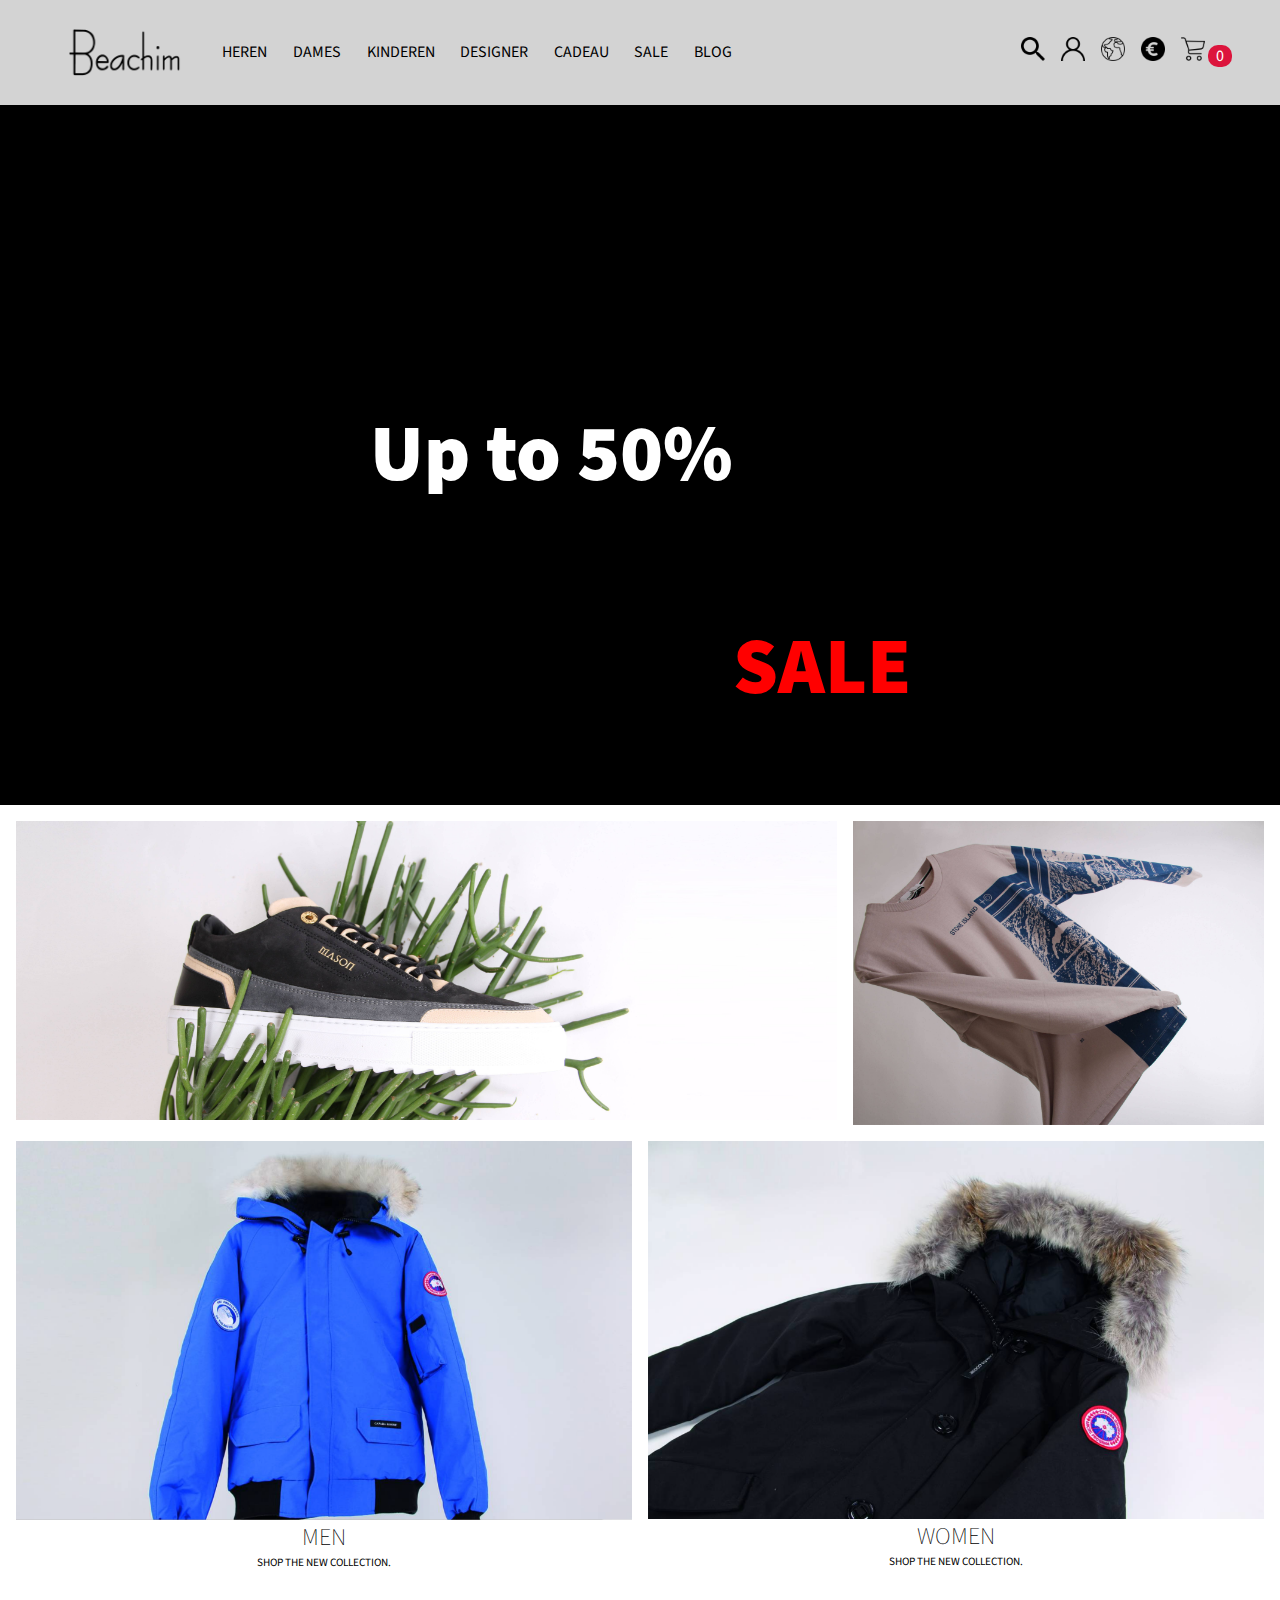
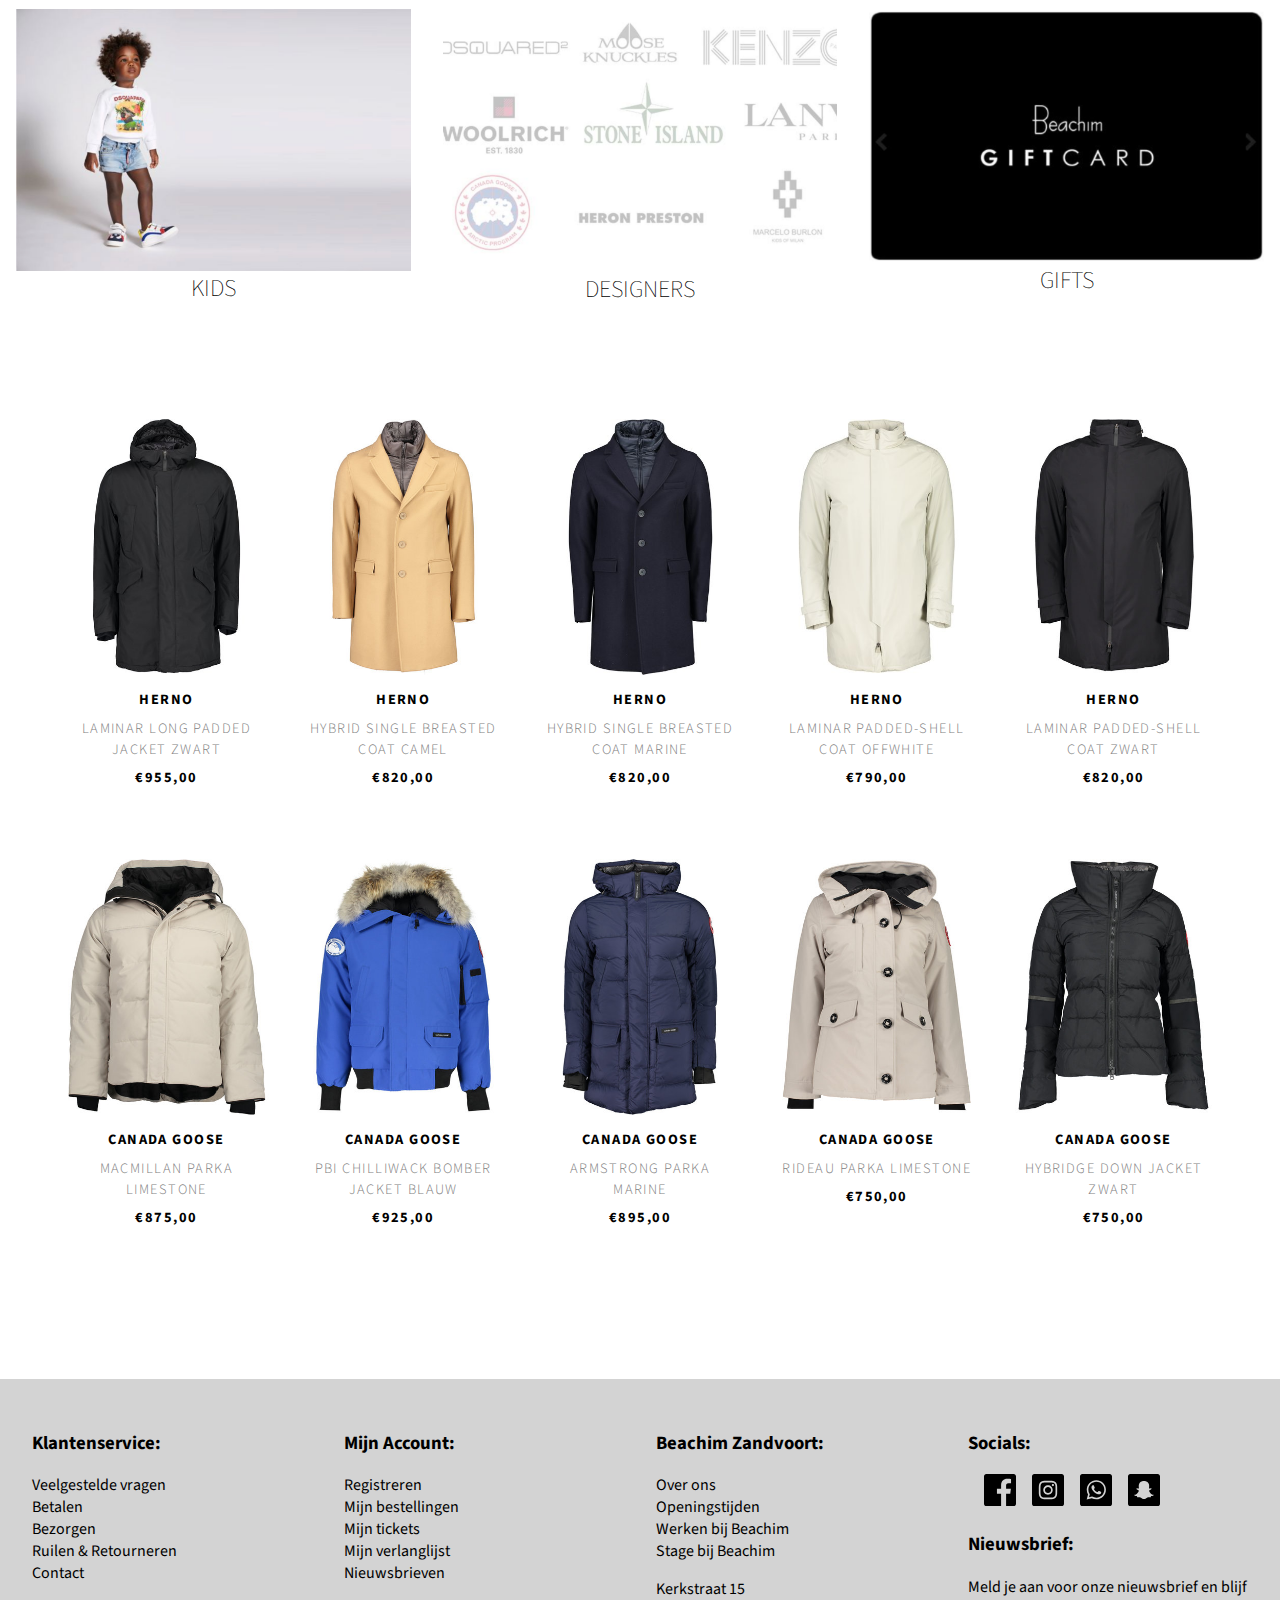
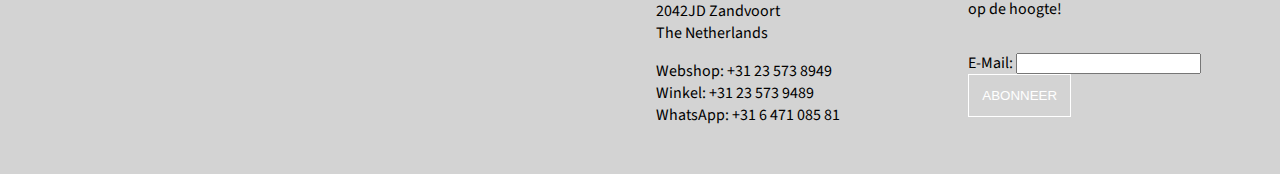
<file: index.html>
<!DOCTYPE html>
<html lang="nl">

<head>
	<meta charset="UTF-8" />
	<meta name="author" content="Ronan Doeleman" />
	<meta name="viewport" content="width=device-width, initial-scale=1" />

	<title>Beachim</title>

	<link
		href="https://fonts.googleapis.com/css2?family=Source+Sans+Pro:ital,wght@0,200;0,300;0,400;0,600;0,700;0,900;1,200;1,300;1,400;1,600;1,700;1,900&display=swap"
		rel="stylesheet" />
	<link href="styles/style.css" rel="stylesheet" />
</head>

<body>
	<header>
		<nav class="align">
			<a href="index.html" class="hoofdlogo-mobile">
				<img alt="logo beachim" src="./images/logobeachim.png" />
			</a>

			<ul class="categories">
				<li>
					<a href="index.html">
						<img class="hoofdlogo" alt="logo beachim" src="./images/logobeachim.png" />
					</a>
				</li>
				<li><a href="index.html">Heren</a></li>
				<li><a href="index.html">Dames</a></li>
				<li><a href="index.html">Kinderen</a></li>
				<li><a href="index.html">Designer</a></li>
				<li><a href="index.html">Cadeau</a></li>
				<li><a href="index.html">Sale</a></li>
				<li><a href="index.html">Blog</a></li>
			</ul>

			<ul class="service-items">
				<li>
					<form role="search" action="#" class="topsearch">
						<input type="search" name="search" id="search" placeholder="Zoeken..." />
						<a href="#"><img src="images/zoekmachine.png" alt="search icon"></a>
					</form>
				</li>

				<li>
					<a href="index.html">
						<img src="./images/persoonlijk.png" alt="account" />
					</a>
				</li>

				<li>
					<a href="index.html">
						<img src="./images/language.png" alt="language" />
					</a>
				</li>

				<li>
					<a href="index.html">
						<img src="./images/currency.png" alt="currency" />
					</a>
				</li>

				<li>
					<a class="shopping-cart">
						<img src="./images/winkelwagen.png" title="shopping cart"/>
						<span>0</span>
					</a>
				</li>

				<li>
					<img src="./images/hamburgermenu.png" class="menu-button" alt="menu" />
				</li>
			</ul>
		</nav>

		<ul class="hamburger-menu">
			<li class="sluit-li"><button class="hamburger-menu-sluiten">&#x2715;</button></li>

			<li><img class="hamburger-logo" alt="logo beachim" src="./images/beachim-logo-wit.png" /></li>
			<li><a href="#">Home</a></li>
			<li><a href="#">Heren</a></li>
			<li><a href="#">Dames</a></li>
			<li><a href="#">Kinderen</a></li>
			<li><a href="#">Designers</a></li>
			<li><a href="#">Cadeaus</a></li>
			<li><a href="#">Sale</a></li>
			<li class="kop-li">Klantenservice</li>
			<li><a href="#">Mijn Account</a></li>
			<li><a href="#">Klantenservice</a></li>
			<li><a href="#">Over ons</a></li>
			<li class="kop-li">Talen</li>
			<li><a href="#" class="gekozen-taal">Nederlands</a></li>
			<li><a href="#">Duits</a></li>
			<li><a href="#">Engels</a></li>
		</ul>
	</header>

	<main>
		<a id="sale" href="index.html">
			<p>Up to 50%</p>
			<p>SALE</p>
		</a>

		<h1 class="titel-pagina">Merken</h1>

		<section class="brands">
			<a href="#">
				<img src="./images/masongarmentsshoe.jpg" alt="masongarmentsshoe" />
			</a>

			<a href="detail.html">
				<img class="stoneislandlongsleeve" src="./images/stoneislandlongsleeve.jpg"
					alt="stoneislandlongsleeve" />
			</a>
		</section>

		<h1 class="titel-pagina">Heren & Dames</h1>

		<section class="gender-choice">
			<a href="#">
				<img src="./images/beachimheren.png" alt="gender-men" />
				<h2>Men</h2>
				<p>Shop the new collection.</p>
			</a>

			<a href="#">
				<img src="./images/beachimdames.png" alt="gender-women" />
				<h2>Women</h2>
				<p>Shop the new collection.</p>
			</a>
		</section>

		<section class="other-categories">
			<a href="#">
				<img src="./images/beachimkids.png" alt="gender-kids" />
				<h2>Kids</h2>
			</a>

			<a href="#">
				<img src="./images/beachimdesigners.png" alt="designers-beachim" />
				<h2>Designers</h2>
			</a>

			<a href="#">
				<img src="./images/beachimgift.png" alt="giftcard" />
				<h2>Gifts</h2>
			</a>
		</section>

		<h1 class="titel-pagina">Producten</h1>

		<section class="producten">
			<h1>Producten</h1>

			<article>
				<a href="#">
					<img src="./images/hernolaminar.jpg" alt="hernolaminarlong" />
				</a>
				<h4>Herno</h4>
				<h5>Laminar long padded jacket zwart</h5>
				<h6>€955,00</h6>
			</article>

			<article>
				<a href="#">
					<img src="./images/hernohybrid.jpg" alt="hernohybridbeige" />
				</a>
				<h4>Herno</h4>
				<h5>Hybrid single breasted coat camel</h5>
				<h6>€820,00</h6>
			</article>

			<article>
				<a href="#">
					<img src="./images/hernohybridblauw.jpg" alt="hernohybridblauw" />
				</a>
				<h4>Herno</h4>
				<h5>Hybrid single breasted coat marine</h5>
				<h6>€820,00</h6>
			</article>

			<article>
				<a href="#">
					<img src="./images/hernolaminarbeige.jpg" alt="hernolaminarpadded" />
				</a>
				<h4>Herno</h4>
				<h5>Laminar padded-shell coat offwhite</h5>
				<h6>€790,00</h6>
			</article>

			<article>
				<a href="#">
					<img src="./images/hernolaminarzwart.jpg" alt="hernolaminarzwart" />
				</a>
				<h4>Herno</h4>
				<h5>Laminar padded-shell coat zwart</h5>
				<h6>€820,00</h6>
			</article>

			<article>
				<a href="#">
					<img src="./images/canadamacmillan.jpg" alt="canadamacmillan" />
				</a>
				<h4>Canada Goose</h4>
				<h5>Macmillan parka limestone</h5>
				<h6>€875,00</h6>
			</article>

			<article>
				<a href="#">
					<img src="./images/canadapbi.jpg" alt="canadapbi" />
				</a>
				<h4>Canada Goose</h4>
				<h5>Pbi chilliwack bomber jacket blauw</h5>
				<h6>€925,00</h6>
			</article>

			<article>
				<a href="#">
					<img src="./images/canadaarmstrong.jpg" alt="canadaarmstrong" />
				</a>
				<h4>Canada Goose</h4>
				<h5>Armstrong parka marine</h5>
				<h6>€895,00</h6>
			</article>

			<article>
				<a href="#">
					<img src="./images/canadarideau.jpg" alt="canadarideau" />
				</a>
				<h4>Canada Goose</h4>
				<h5>Rideau parka limestone</h5>
				<h6>€750,00</h6>
			</article>

			<article>
				<a href="#">
					<img src="./images/canadahybridge.jpg" alt="canadahybridge" />
				</a>
				<h4>Canada Goose</h4>
				<h5>Hybridge down jacket zwart</h5>
				<h6>€750,00</h6>
			</article>
		</section>
	</main>

	<footer>
		<section>
			<h3>Klantenservice:</h3>
			<ul>
				<li><a href="#">Veelgestelde vragen</a></li>
				<li><a href="#">Betalen</a></li>
				<li><a href="#">Bezorgen</a></li>
				<li><a href="#">Ruilen & Retourneren</a></li>
				<li><a href="#">Contact</a></li>
			</ul>
		</section>

		<section>
			<h3>Mijn Account:</h3>
			<ul>
				<li><a href="#">Registreren</a> </li>
				<li><a href="#">Mijn bestellingen</a></li>
				<li><a href="#">Mijn tickets</a></li>
				<li><a href="#">Mijn verlanglijst</a></li>
				<li><a href="#">Nieuwsbrieven</a></li>
			</ul>
		</section>

		<section>
			<h3>Beachim Zandvoort:</h3>
			<ul>
				<li><a href="#">Over ons</a></li>
				<li><a href="#">Openingstijden</a></li>
				<li><a href="#">Werken bij Beachim</a></li>
				<li><a href="#">Stage bij Beachim</a></li>

				<li>Kerkstraat 15</li>
				<li>2042JD Zandvoort</li>
				<li>The Netherlands</li>

				<li>Webshop: +31 23 573 8949</li>
				<li>Winkel: +31 23 573 9489</li>
				<li>WhatsApp: +31 6 471 085 81</li>
			</ul>
		</section>

		<section class="newsletter">
			<h3>Socials:</h3>
			<ul class="socials">
				<li><a href="#"><img src="./images/facebook.svg" alt="facebook" /></a></li>
				<li><a href="#"><img src="./images/instagram.svg" alt="instagram" /></a></li>
				<li><a href="#"><img src="./images/whatsapp.svg" alt="whatsapp" /></a></li>
				<li><a href="#"><img src="./images/snapchat2.svg" alt="snapchat" /></a></li>
			</ul>

			<h3>Nieuwsbrief:</h3>
			<p>Meld je aan voor onze nieuwsbrief en blijf op de hoogte!</p>

			<div id="succesmessage"></div>

			<form id="form" action="#">
				<label id="invoeren">
					E-Mail:
					<input type="email" name="email" />
				</label>

				<button id="subscribe" type="submit">Abonneer</button>
			</form>
		</section>
	</footer>

	<script src="scripts/script.js"></script>
</body>

</html>
</file>
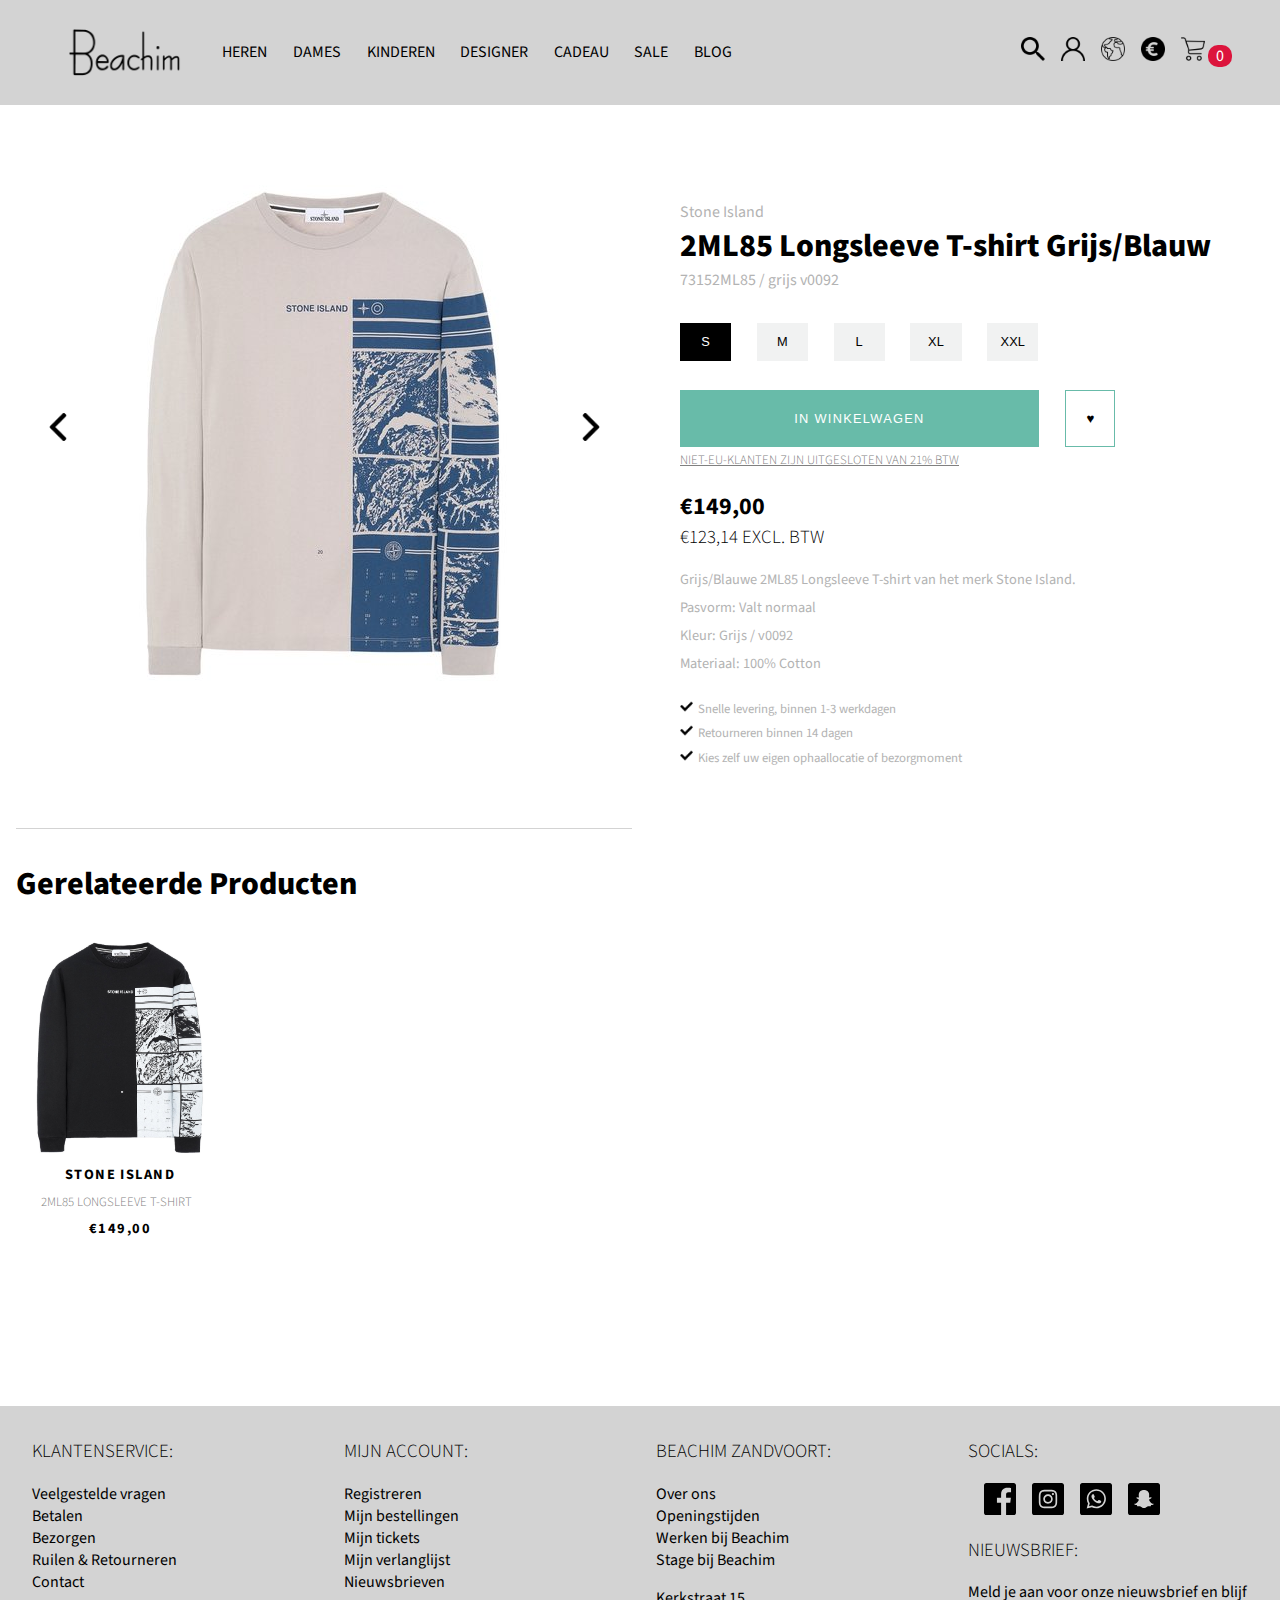
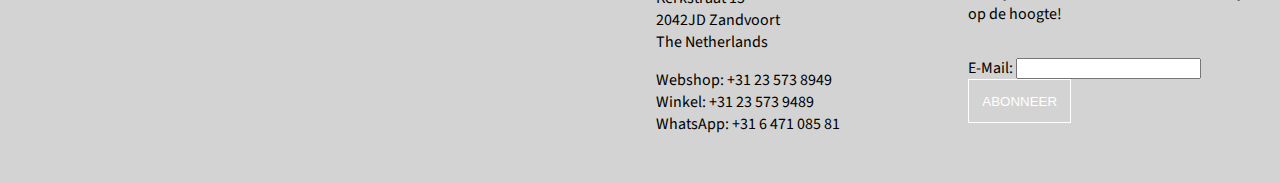
<file: detail.html>
<!doctype html>
<html lang="nl">

<head>
	<meta charset="UTF-8">
	<meta name="author" content="Ronan Doeleman">
	<meta name="viewport" content="width=device-width, initial-scale=1">

	<title>Beachim</title>

	<link
		href="https://fonts.googleapis.com/css2?family=Source+Sans+Pro:ital,wght@0,200;0,300;0,400;0,600;0,700;0,900;1,200;1,300;1,400;1,600;1,700;1,900&display=swap"
		rel="stylesheet">
	<link href="styles/style.css" rel="stylesheet">
</head>

<body class="detailpagina">

	<header>

		<nav class="align">

			<a href="index.html" class="hoofdlogo-mobile">
				<img alt="logo beachim" src="./images/logobeachim.png">
			</a>

			<ul class="categories">
				<li>
					<a href="index.html">
						<img class="hoofdlogo" alt="logo beachim" src="./images/logobeachim.png">
					</a>
				</li>
				<li><a href="index.html">Heren</a></li>
				<li><a href="index.html">Dames</a></li>
				<li><a href="index.html">Kinderen</a></li>
				<li><a href="index.html">Designer</a></li>
				<li><a href="index.html">Cadeau</a></li>
				<li><a href="index.html">Sale</a></li>
				<li><a href="index.html">Blog</a></li>
			</ul>


			<ul class="service-items">

				<li>
					<form role="search" action="#" class="topsearch">
						<input type="search" name="search" id="search" placeholder="Zoeken...">
						<a href="#"><img src="images/zoekmachine.png" alt="search icon"></a>
					</form>
				</li>

				<li>
					<a href="index.html">
						<img src="./images/persoonlijk.png" alt=account>
					</a>
				</li>

				<li>
					<a href="index.html">
						<img src="./images/language.png" alt=language>
					</a>
				</li>

				<li>
					<a href="index.html">
						<img src="./images/currency.png" alt=currency>
					</a>
				</li>

				<li>
					<a class="shopping-cart">
						<img src="./images/winkelwagen.png" title="shopping cart" />
						<span>0</span>
					</a>
				</li>

				<li>
					<img src="./images/hamburgermenu.png" class="menu-button" alt=menu>
				</li>

			</ul>

		</nav>

		<ul class="hamburger-menu">
			<li class="sluit-li"><button class="hamburger-menu-sluiten">&#x2715;</button></li>

			<li><img class="hamburger-logo" alt="logo beachim" src="./images/beachim-logo-wit.png"></li>
			<li><a href="#">Home</a></li>
			<li><a href="#">Heren</a></li>
			<li><a href="#">Dames</a></li>
			<li><a href="#">Kinderen</a></li>
			<li><a href="#">Designers</a></li>
			<li><a href="#">Cadeaus</a></li>
			<li><a href="#">Sale</a></li>
			<li class="kop-li">Klantenservice</li>
			<li><a href="#">Mijn Account</a></li>
			<li><a href="#">Klantenservice</a></li>
			<li><a href="#">Over ons</a></li>
			<li class="kop-li">Talen</li>
			<li><a href="#" class="gekozen-taal">Nederlands</a></li>
			<li><a href="#">Duits</a></li>
			<li><a href="#">Engels</a></li>
		</ul>

	</header>

	<main class="detailpaginamain">

		<h1 class="titel-pagina">Productpagina Stone Island Longsleeve</h1>

			<section class="stoneislandfoto">
				<div id='fotobladeren'>
					<button id='terug'><img src="./images/arrowleft.png" alt="arrowleft"></button>
					<div>
						<img class="stoneislandlongsleevedetail" src="./images/stonelongsleevefront.jpg"
							alt="stoneislandlongsleevefront" id='foto'>
					</div>
					<button id='vooruit'><img src="./images/arrowright.png" alt="arrowright"></button>
				</div>
			</section>

		<h1 class="titel-pagina">Info Product</h1>

			<section class="stoneislandlongsleeveinfo">
				<p>Stone Island</p>
				<h1>2ML85 Longsleeve T-shirt Grijs/Blauw</h1>
				<p>73152ML85 / grijs v0092</p>
			
			<h1 class="titel-pagina">Maatselectie</h1>	

					<ul class="sizes">
						<li><button class="btn active">S</button></li>
						<li><button class="btn">M</button></li>
						<li><button class="btn">L</button></li>
						<li><button class="btn">XL</button></li>
						<li><button class="btn">XXL</button></li>
					</ul>

			<h1 class="titel-pagina">In Winkelwagen</h1>	

				<section class="interactie">
					<button class="winkelwagen">In Winkelwagen</button>
					<button class="favorieten">&#9829;</button>
				</section>

				<h5>Niet-EU-klanten zijn uitgesloten van 21% BTW</h5>

			<h1 class="titel-pagina">Beschrijving</h1>

				<section class="description">
					<h2>€149,00</h2>
					<h3>€123,14 excl. btw</h3>
					<p>Grijs/Blauwe 2ML85 Longsleeve T-shirt van het merk Stone Island.</p>
					<p>Pasvorm: Valt normaal</p>
					<p>Kleur: Grijs / v0092</p>
					<p>Materiaal: 100% Cotton</p>
				</section>

				<ul class="service-conditions">
					<li><img src="./images/checkmark.png" alt="vinkje">Snelle levering, binnen 1-3 werkdagen</li>
					<li><img src="./images/checkmark.png" alt="vinkje">Retourneren binnen 14 dagen</li>
					<li><img src="./images/checkmark.png" alt="vinkje">Kies zelf uw eigen ophaallocatie of bezorgmoment</li>
				</ul>
			</section>
			

		<section class="related-products">

			<h1>Gerelateerde Producten</h1>

			<article class="stoneislandsweater">
				<a href="#">
					<img src="./images/stoneislandsweater.jpg" alt="stoneislandsweaterx">
				</a>
				<h4>Stone Island</h4>
				<h5>2ML85 Longsleeve T-shirt</h5>
				<h6>€149,00</h6>
			</article>

		</section>



	</main>

	<footer>

		<section>
			<h3>Klantenservice:</h3>
			<ul>
				<li><a href="#">Veelgestelde vragen</a></li>
				<li><a href="#">Betalen</a></li>
				<li><a href="#">Bezorgen</a></li>
				<li><a href="#">Ruilen & Retourneren</a></li>
				<li><a href="#">Contact</a></li>
			</ul>
		</section>

		<section>
			<h3>Mijn Account:</h3>
			<ul>
				<li><a href="#">Registreren</a>
				<li><a href="#">Mijn bestellingen</a></li>
				<li><a href="#">Mijn tickets</a></li>
				<li><a href="#">Mijn verlanglijst</a></li>
				<li><a href="#">Nieuwsbrieven</a></li>
			</ul>
		</section>

		<section>
			<h3>Beachim Zandvoort:</h3>
			<ul>
				<li><a href="#">Over ons</a></li>
				<li><a href="#">Openingstijden</a></li>
				<li><a href="#">Werken bij Beachim</a></li>
				<li><a href="#">Stage bij Beachim</a></li>

				<li>Kerkstraat 15</li>
				<li>2042JD Zandvoort</li>
				<li>The Netherlands</li>

				<li>Webshop: +31 23 573 8949</li>
				<li>Winkel: +31 23 573 9489</li>
				<li>WhatsApp: +31 6 471 085 81</li>
			</ul>
		</section>

		<section class="newsletter">
			<h3>Socials:</h3>
			<ul class="socials">
				<li><a href="#"><img src="./images/facebook.svg" alt="facebook"></a></li>
				<li><a href="#"><img src="./images/instagram.svg" alt="instagram"></a></li>
				<li><a href="#"><img src="./images/whatsapp.svg" alt="whatsapp"></a></li>
				<li><a href="#"><img src="./images/snapchat2.svg" alt="snapchat"></a></li>
			</ul>

			<h3>Nieuwsbrief:</h3>
			<p>Meld je aan voor onze nieuwsbrief en blijf op de hoogte!</p>

			<div id=succesmessage></div>

			<form id=form action='#'>

				<label id=invoeren>
					E-Mail:
					<input type="email" name="email">
				</label>

				<button id="subscribe" type='submit'>Abonneer</button>
			</form>
		</section>

	</footer>

	<script src="scripts/script.js"></script>
</body>

</html>
</file>
<file: styles/style.css>
/* CSS Document */
*,
*::after,
*::before {
  box-sizing: border-box;
}

body {
  margin: 0;
  overflow-x: hidden;
  font-family: "Source Sans Pro", Arial, Helvetica, sans-serif;
}

h1 {
  font-weight: 200;
}

header {
  width: 100%;
  position: sticky;
  top: 0;
}

.align {
  display: flex;
  justify-content: space-between;
  background-color: lightgrey;
}

.hoofdlogo-mobile img {
  margin: 1em;
  width: 7em;
}

.hoofdlogo-mobile {
  display: block;
}

.hoofdlogo {
  margin: 1em;
  width: 7em;
}

.categories {
  display: none;
  margin: 0;
}

.categories li {
  display: flex;
  align-items: center;
}

.categories a {
  display: flex;
  color: black;
  margin: 0.8em;
  text-decoration: none;
  text-transform: uppercase;
}

.categories a:hover {
  color: white;
  color: rgb(26, 109, 26);
}

.service-items img {
  height: 1.2em;
  width: auto;
}

.service-items {
  display: flex;
  align-items: center;
  justify-content: flex-end;
  list-style: none;
  margin: 0;
  padding: 0;
}

.service-items li {
  margin-left: 1em;
}

#search {
  display: none;
}

/* HAMBURGERMENU */

.menu-button {
  margin-right: 1em;
}

.hamburger-menu {
  display: none;
  background-color: #000;
  position: fixed;
  right: 0;
  top: 0;
  padding: 0;
  margin: 0 auto;
  width: 60%;
  height: 100%;
  overflow: scroll;
}

.hamburger-menu li {
  list-style-type: none;
  padding: 1em 1em;
  border-bottom: 1px solid #8c8c8c;
}

.hamburger-menu li a {
  color: #ffff;
  font-size: 0.9em;
  font-weight: 100;
  text-transform: uppercase;
  text-decoration: none;
}

.sluit-li {
  float: right;
  border-bottom: 1px solid black !important;
}

.sluit-li button {
  background-color: #000;
  border: 0px;
  color: #ffff;
  font-size: 1.5em;
  padding: 10px;
}

.kop-li {
  background-color: #424242;
  text-transform: uppercase;
  color: #ffff;
}

.kop-li {
  font-weight: 700;
}

.gekozen-taal {
  color: #16a085 !important;
}

.hamburger-logo {
  width: 7em;
  height: auto;
}

/* MAIN CONTENT */

main #sale {
  background-color: black;
  color: white;
  font-size: 5em;
  font-weight: 900;
  display: flex;
  justify-content: center;
  align-items: center;
  text-decoration: none;
  min-height: 590px;
}

main #sale p:last-child {
  color: red;
  align-self: flex-end;
}

main #sale:focus,
main #sale:hover {
  background: blue;
  transition: all 0.5s ease;
}

main img {
  display: flex;
  flex-direction: column-reverse;
  justify-content: center;
  align-items: center;
  text-decoration: none;
  max-width: 100%;
  height: auto;
}

main .brands,
main .gender-choice,
main .other-categories {
  margin: 1em;
}

main .brands h2,
main .gender-choice h2,
main .other-categories h2 {
  text-align: center;
  text-transform: uppercase;
  text-decoration: none;
  margin: 0;
  font-weight: 200;
  color: black;
}

main .brands a {
  text-decoration: none;
}

main .brands .stoneislandlongsleeve {
  width: 100%;
  height: 100%;
  margin-top: 1em;
}

main .gender-choice p,
main .other-categories p {
  text-align: center;
  text-transform: uppercase;
  text-decoration: none;
  margin-top: 0;
  margin-bottom: 2em;
  font-size: 0.7em;
  color: black;
}

main .gender-choice a,
main .other-categories a {
  text-decoration: none;
}


.producten h1 {
  display: none;
}

.producten {
  display: grid;
  grid-template-columns: 1fr 1fr;
  padding: 3em;
}

.producten article {
  padding: 1em;
  margin-top: 2em;
}

.producten article:hover {
  box-shadow: 7.5px 7.5px 3px lightgray;
  transition: 0.7s;
}

.producten h4,
h5,
h6 {
  text-align: center;
  font-size: 0.9em;
  text-transform: uppercase;
  margin: 0.5em;
  letter-spacing: 0.1em;
  font-weight: 700;
}

.producten h4 {
  margin-top: 1em;
}

.producten h5 {
  color: grey;
  font-weight: 300;
}

footer {
  margin-top: 5em;
  padding: 2em;
  background-color: lightgrey;
  font-size: 1em;
}

footer h3 {
  color: black;
}

footer ul {
  color: black;
  padding: 0;
}

footer li {
  list-style: none;
}

footer li a {
  color: black;
  text-decoration: none;
}

footer section:nth-child(3n) ul li:nth-child(4),
footer section:nth-child(3n) ul li:nth-child(7) {
  margin-bottom: 1em;
}

footer .socials img {
  height: 2em;
  width: auto;
}

footer .socials {
  display: flex;
}

footer .socials li {
  margin-left: 1em;
}

#invoeren {
  font-size: 1em;
}

#succesmessage {
  font-size: 1em;
  color: white;
  margin: 2em;
}

#subscribe {
  border: 1px solid white;
  text-transform: uppercase;
  background: none;
  padding: 1em;
  color: white;
}

@media (min-width: 720px){
  .producten {
    display: grid;
    grid-template-columns: 1fr 1fr 1fr;
  }

  footer {
    display: grid;
    grid-template-columns: 1fr 1fr;
    column-gap: 2em;
  }

}

@media (min-width: 1100px) {
  header nav .categories {
    display: flex;
  }

  .menu-button {
    display: none;
  }

  header .mainmenu {
    display: none;
  }

  .align .hoofdlogo-mobile {
    display: none;
  }

  main #sale {
    min-height: 700px;
  }

  footer {
    display: grid;
    grid-template-columns: 1fr 1fr 1fr 1fr;
    column-gap: 2em;
  }

  .service-items {
    padding: 2em;
  }

  main .brands .stoneislandlongsleeve {
    margin-top: 0;
  }

  main .brands {
    display: grid;
    grid-template-columns: 2fr 1fr;
    column-gap: 1em;
  }

  main .gender-choice {
    display: grid;
    grid-template-columns: 1fr 1fr;
    column-gap: 1em;
  }

  main .other-categories {
    display: grid;
    grid-template-columns: 1fr 1fr 1fr;
    grid-gap: 2em;
  }

  .producten {
    display: grid;
    grid-template-columns: 1fr 1fr 1fr 1fr 1fr;
  }

  .detailpaginamain{
    display: grid;
    grid-template-columns: 1fr 1fr;
    grid-gap: 1em;
  }

  .stoneislandfoto, .stoneislandlongsleeveinfo{
    margin-top: 5em;
  }

  .detailpaginamain h1{
    font-size: 2em;
    margin: 0;
  }

}

@media (min-width: 500px) {
  .service-items img {
    height: 1.5em;
    width: auto;
  }
}

/* DETAILPAGINA */

.titel-pagina{
  display: none;
}

.detailpaginamain {
  margin: 1em;
}

.infolongsleeve {
  text-align: center;
}

.detailpaginamain h1 {
  font-weight: 800;
  margin: 0;
  margin-left: 2em;
  margin-right: 2em;
}

#terug{
  width: 3em;
  height: 3em;
  border: none;
  background: none;
  margin: auto;
}

#fotobladeren{
  display: flex;
}

#vooruit img{
  justify-content: center;
}

#vooruit{
  width: 3em;
  height: 3em;
  border: none;
  background: none;
  margin: auto;
}

.sizes {
  list-style: none;
  display: flex;
  justify-content: space-around;
  padding: 0;
  margin-top: 2em;
}

.sizes button {
  background-color: #f1f2f2;
  height: 3em;
  width: 4em;
  border: none;
  font-size: 0.8em;
  cursor: pointer;
}

.sizes .active,
.sizes button:hover {
  background-color: black;
  color: white;
}

.winkelwagen {
  background-color: #f1f2f2;
  padding: 20px;
  width: 100%;
  margin-top: 1em;
  text-align: center;
  border: none;
  font-size: 0.8em;
  text-transform: uppercase;
  letter-spacing: 0.1em;
  background-color: #68bba9;
  color: white;
}

.winkelwagen:hover {
  background-color: #529284;
  box-shadow: 7.5px 7.5px 3px lightgray;
  cursor: pointer;
}

.favorieten {
  padding: 20px;
  border: 1px solid #68bba9;
  background-color: white;
  margin-right: 0.5em;
  margin-top: 1em;
  cursor: pointer;
}

.detailpagina h1{
  text-align: center;
}

.detailpagina h5 {
  color: grey;
  margin-top: 0.3em;
  font-size: 0.8em;
  text-decoration: underline;
  font-weight: 300;
  letter-spacing: 0;
  margin-left: 0;
  text-align: left;
}

.detailpagina h2 {
  margin-bottom: 0;
}

.detailpagina h3 {
  font-weight: 300;
  margin-top: 0;
  text-transform: uppercase;
}

.stoneislandlongsleevedetail{
  margin-left: auto;
  margin-right: auto;
  margin-top: 1em;
}

.detailpaginamain p {
  margin: 0;
  text-align: center;
  color: rgb(179, 179, 179);
}

.description p {
  font-size: 0.9em;
  color: rgb(179, 179, 179);
  margin-bottom: 0.5em;
  text-align: left;
}

.service-conditions {
  list-style: none;
  padding-left: 0;
  font-size: 0.8em;
  color: rgb(179, 179, 179);
  margin-top: 2em;
}

.service-conditions li {
  display: flex;
  margin-bottom: 0.5em;
}

.service-conditions img {
  height: 1em;
  width: auto;
  margin-right: 0.4em;
}

.related-products{
  border-top: 1px solid lightgray;
  padding-bottom: 5em;
}

.related-products h1 {
  font-size: 2em;

  text-align: left;
  margin-left: 0;
  margin-bottom: 3em;
  padding-top: 1em;
}

.stoneislandsweater {
  width: 11em;
  height: auto;
  margin-left: 1em;
}

.stoneislandsweater h4 {
  text-align: center;
  font-size: 0.9em;
  text-transform: uppercase;
  margin: 0.5em;
  letter-spacing: 0.1em;
  font-weight: 700;
}

.stoneislandsweater h5 {
  color: grey;
  font-weight: 300;
  text-align: center;
  text-decoration: none;
  text-transform: uppercase;
}

header a span {
  min-width: 3em; line-height:1.25em;
  padding:0 .5em;
  font-size: 1em;
  text-align: center;
  color:white;
  background-color:crimson;
  border-radius:.625em;
}

/* ANIMATIES */

@keyframes winkelwagen-animation{
  0%{ transform: scale(1);}
  100% {transform: scale(0.97);}
}

button.winkelwagen:hover {
  animation-name: winkelwagen-animation;
  animation-duration: 2s;
}

@keyframes like-animation{
  0% { transform:scale(1) ;
    transform: rotate(0deg);
  }

  50% { transform:scale(1.3
    5) ;
    transform: rotate(360deg);
    background-color: crimson;
  }

  100% { transform:scale(1) ;
    transform: rotate(0deg);
    background-color: crimson;
  }
}

button.favorieten:hover{
  animation-name: like-animation;
  animation-duration: 3s;
}

/* MEDIAQUERY'S DETAILPAGINA */

@media (min-width: 1000px){
  .detailpaginamain{
    display: grid;
    grid-template-columns: 1fr 1fr;
    grid-gap: 1em;
  }
  
  .stoneislandfoto, .stoneislandlongsleeveinfo{
    margin-top: 3em;
  }

  .detailpaginamain h1{
    margin: 0;
    text-align: left;
  }

  .detailpaginamain p{
    text-align: left;
  }

  .interactie{
    display: flex;
  }

  .favorieten{
    margin-left: 2em;
  }

  .related-products img{
    margin-top: 2em;
  }

  .stoneislandlongsleeveinfo{
    padding: 2em;
  }

  .sizes {
    padding: 0;
    justify-content: left;
  }
  
  .sizes button {
    margin-right: 2em;
  }
  
  .winkelwagen{
    max-width: 65%;
  }
}
</file>
